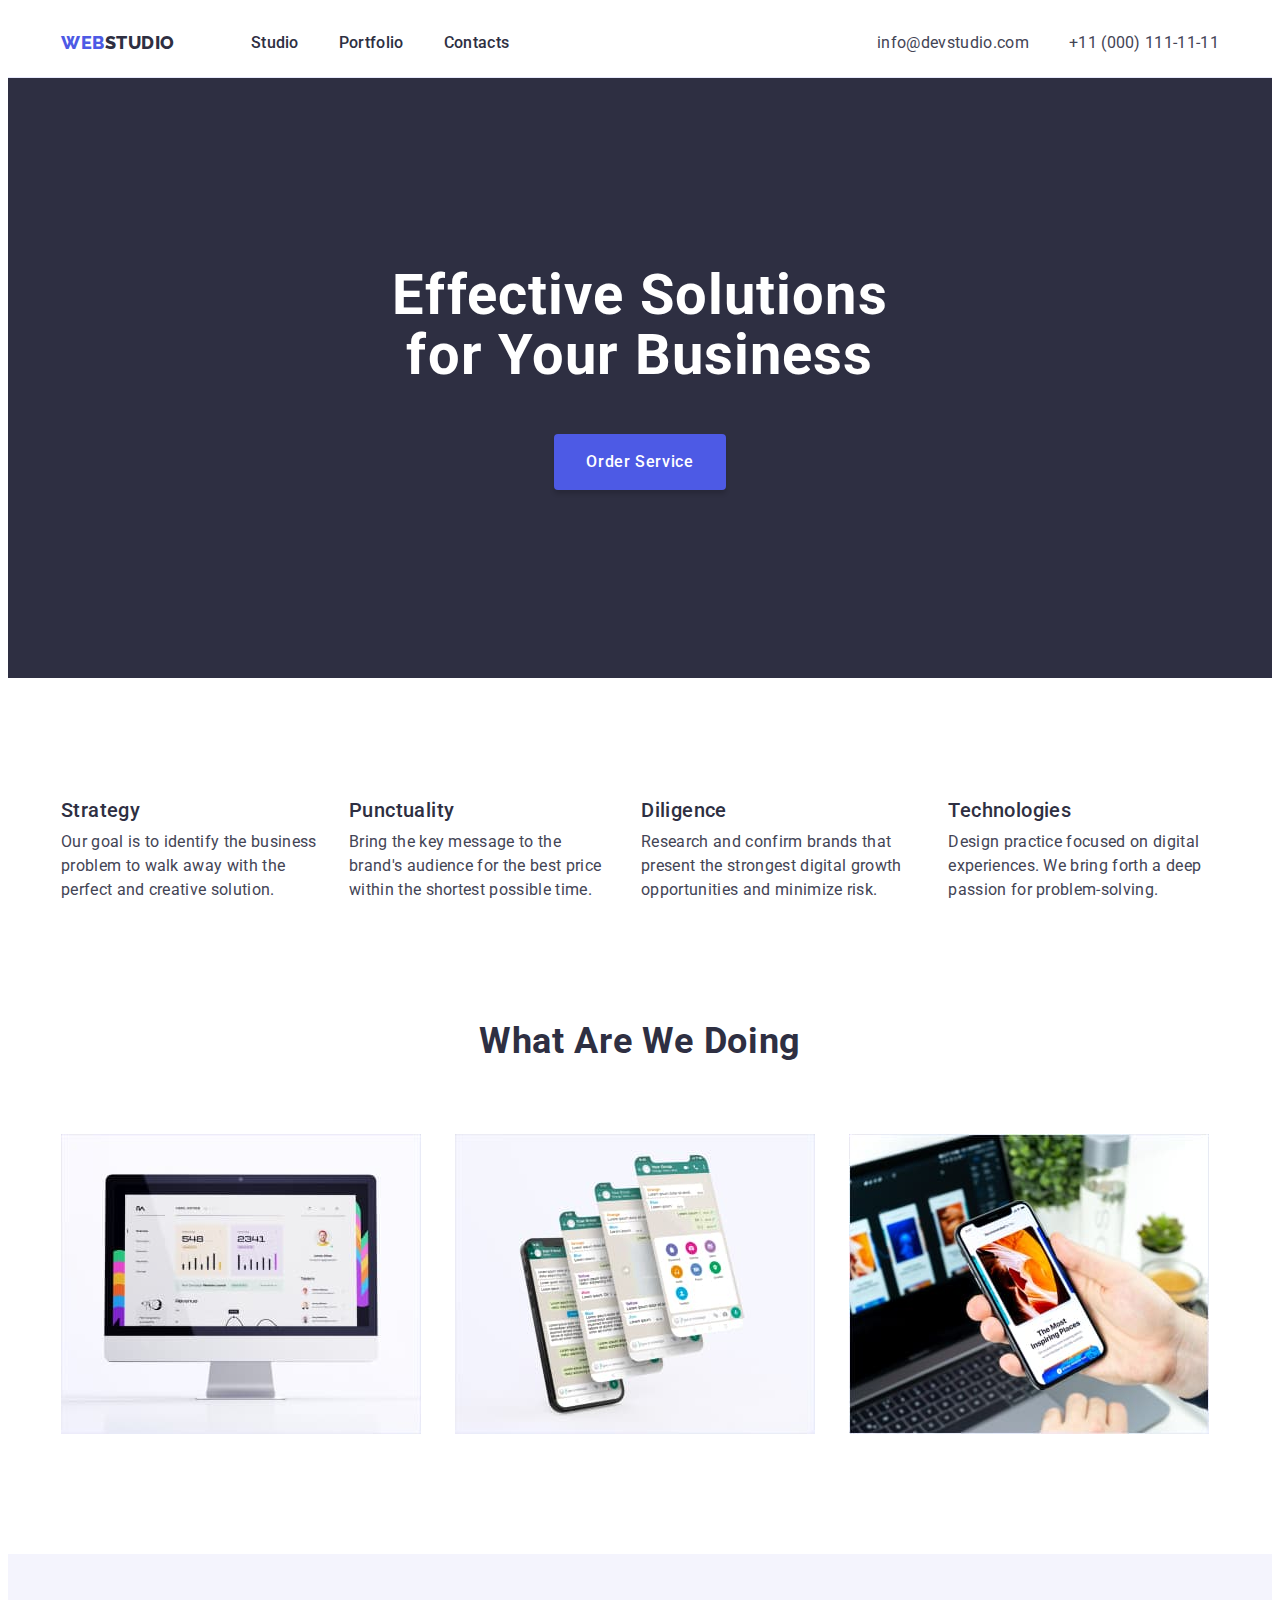
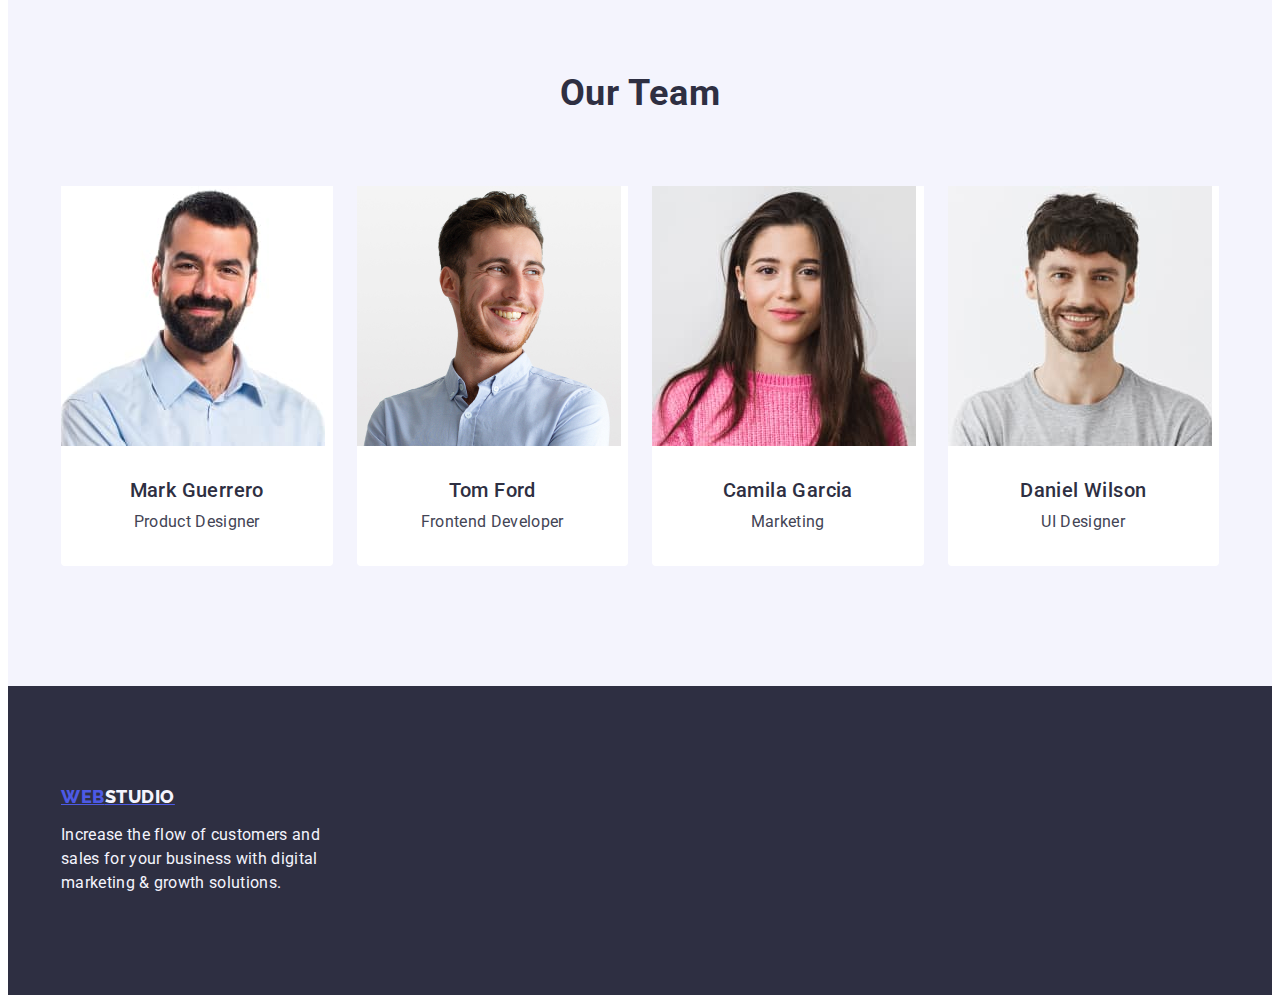
<file: index.html>
<!DOCTYPE html>
<html lang="en">
<head>
    <meta charset="UTF-8">
    <meta http-equiv="X-UA-Compatible" content="IE=edge">
    <meta name="viewport" content="width=device-width, initial-scale=1.0">
    <title>Document</title>
    <link rel="preconnect" href="https://fonts.googleapis.com">
    <link rel="preconnect" href="https://fonts.gstatic.com" crossorigin>
    <link href="https://fonts.googleapis.com/css2?family=Raleway:wght@800&family=Roboto:wght@400;500;700;900&display=swap"
        rel="stylesheet">
    <link rel="stylesheet" href="https://cdnjs.cloudflare.com/ajax/libs/modern-normalize/2.0.0/modern-normalize.min.css"
        integrity="sha512-4xo8blKMVCiXpTaLzQSLSw3KFOVPWhm/TRtuPVc4WG6kUgjH6J03IBuG7JZPkcWMxJ5huwaBpOpnwYElP/m6wg=="
        crossorigin="anonymous" referrerpolicy="no-referrer" />
    <link rel="stylesheet" href="./css/styles.css">
</head>
<body>
<header class="main-header">
    <div class="container header-container">
        <nav class="navigation">
            <a class="logo-link link" href="./index.html">Web<span class="logo-color">Studio</span></a>
        <ul class="menu-list list">
            <li class="menu-item">
                <a class="menu-link link" href="./index.html">Studio</a>
            </li>
            <li class="menu-item">
                <a class="menu-link link" href="./portfolio.html">Portfolio</a>
            </li>
            <li class="menu-item">
                <a class="menu-link link" href="">Contacts</a>
            </li>
        </ul>
        </nav>
    <address class="contact">
        <ul class="address-list list">
            <li class="address-item">
                <a class="contact-link link" href="mailto:info@devstudio.com">info@devstudio.com</a>

            </li>
            <li class="address-item">
                <a class="contact-link link" href="tel:+110001111111">+11 (000) 111-11-11</a>

            </li>
        </ul>

    </address>
    </div>
</header>
<main class="main">
    <section class="hero-section">
        <div class="container">
        <h1 class="hero-title">Effective Solutions for Your Business</h1>
        <button class="hero-button btn" type="button">Order Service</button>
        </div>
    </section>
    <section class="secondary-section ">
        <div class="container secondary-section-wrap">
        <h2 class="visually-hidden" >Our benefits</h2>
        <ul class="list-secondary list">
            <li class="secondary-item-list">
                <h3 class="secondary-title">Strategy</h3>
                <p class="secondary-text">Our goal is to identify the business problem to walk away with the perfect and creative solution.</p>
            </li>
            <li class="secondary-item-list">
                <h3 class="secondary-title">Punctuality</h3>
                <p class="secondary-text">Bring the key message to the brand's audience for the best price within the shortest possible time.</p>
            </li>
            <li class="secondary-item-list">
                <h3 class="secondary-title">Diligence</h3>
                <p class="secondary-text">Research and confirm brands that present the strongest digital growth opportunities and minimize risk.</p>
            </li>
            <li class="secondary-item-list">
                <h3 class="secondary-title">Technologies</h3>
                <p class="secondary-text">Design practice focused on digital experiences. We bring forth a deep passion for problem-solving.</p>
            </li>
        </ul>
        </div>
    </section>
    <section class="profile">
        <div class="container profile-wrap">
         <h2 class="title-text">What are we doing</h2>
        <ul class="list-img list">
            <li class="list-profile">
                <img src="./images/img1.jpg" alt="Profile is opened on the monitor for viewing" width="360">
            </li>
            <li class="list-profile">
                <img src="./images/img2.jpg" alt="Chat with correspondence is open on the phone" width="360">
            </li>
            <li class="list-profile">
                <img src="./images/img3.jpg" alt="View site on phone" width="360">
            </li>
        </ul>
        </div>
    </section>
    <section class="team-section">
        <div class="container">
         <h2 class="title-text">Our Team</h2>
        <ul class="list-team list">
            <li class="list-item-team">
                <img src="./images/card1.jpg" alt="man in shirt smiling" width="264">
                <div class="team">
                    <h3 class="secondary-title-team">Mark Guerrero</h3>
                    <p class="secondary-text-team">Product Designer</p>
                </div>
            </li>
            <li class="list-item-team">
                <img src="./images/card2.jpg" alt="a man in a shirt looks away and smiles" width="264">
                <div class="team">
                    <h3 class="secondary-title-team">Tom Ford</h3>
                    <p class="secondary-text-team ">Frontend Developer</p>
                </div>
            </li>
            <li class="list-item-team">
                <img src="./images/card3.jpg" alt="girl in pink sweater and long hair" width="264">
                <div class="team">
                    <h3 class="secondary-title-team">Camila Garcia</h3>
                    <p class="secondary-text-team">Marketing</p>
                </div>
            </li>
            <li class="list-item-team">
                <img src="./images/card4.jpg" alt="smiling man in t-shirt" width="264">
                <div class="team">
                    <h3 class="secondary-title-team">Daniel Wilson</h3>
                    <p class="secondary-text-team">UI Designer</p>
                </div>
            </li>
        </ul>
        </div>
    </section>
    </main>
    <footer class="section-footer">
        <div class="container">
        <a class="logo-link-footer link-footer" href="./index.html">Web<span class="logo-color-footer">Studio</span></a>
        <p class="footer-text">Increase the flow of customers and sales for your business with digital marketing & growth solutions.</p>
        </div>
    </footer>
</body>

</html>
</file>
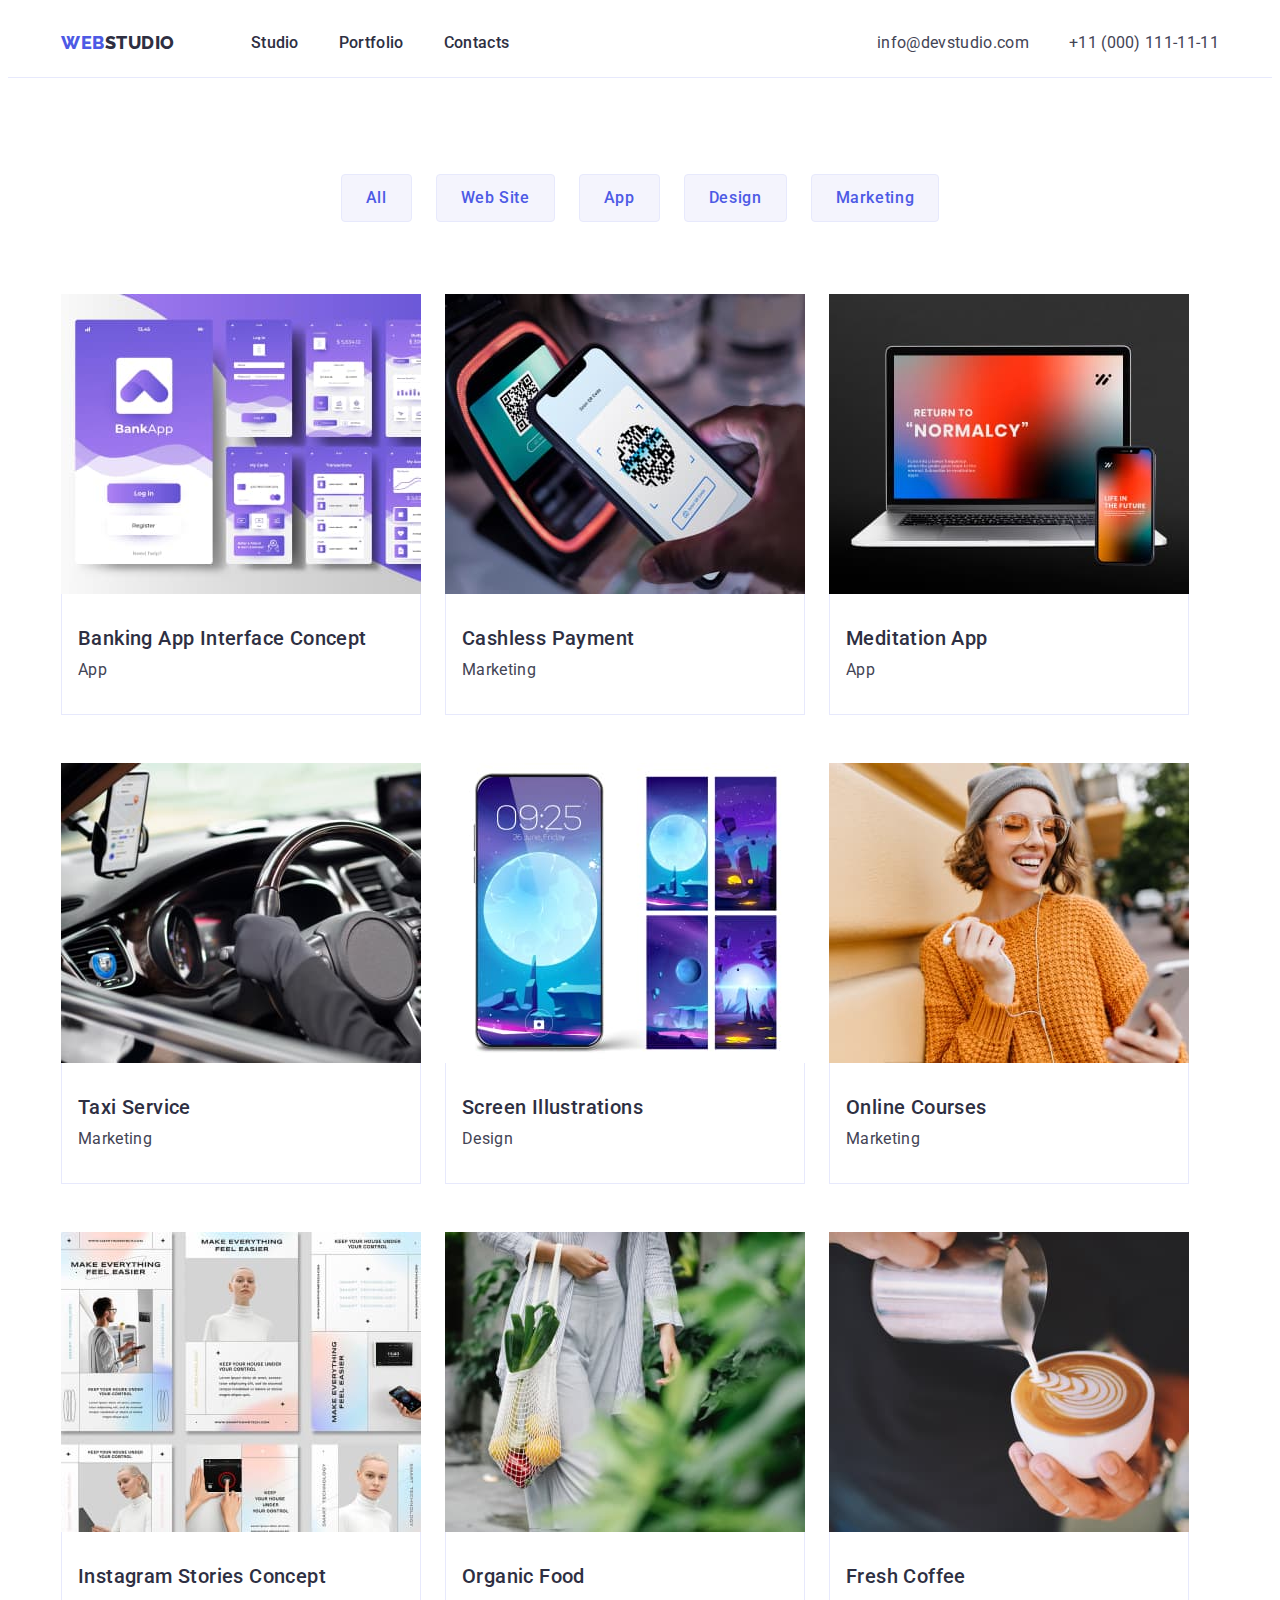
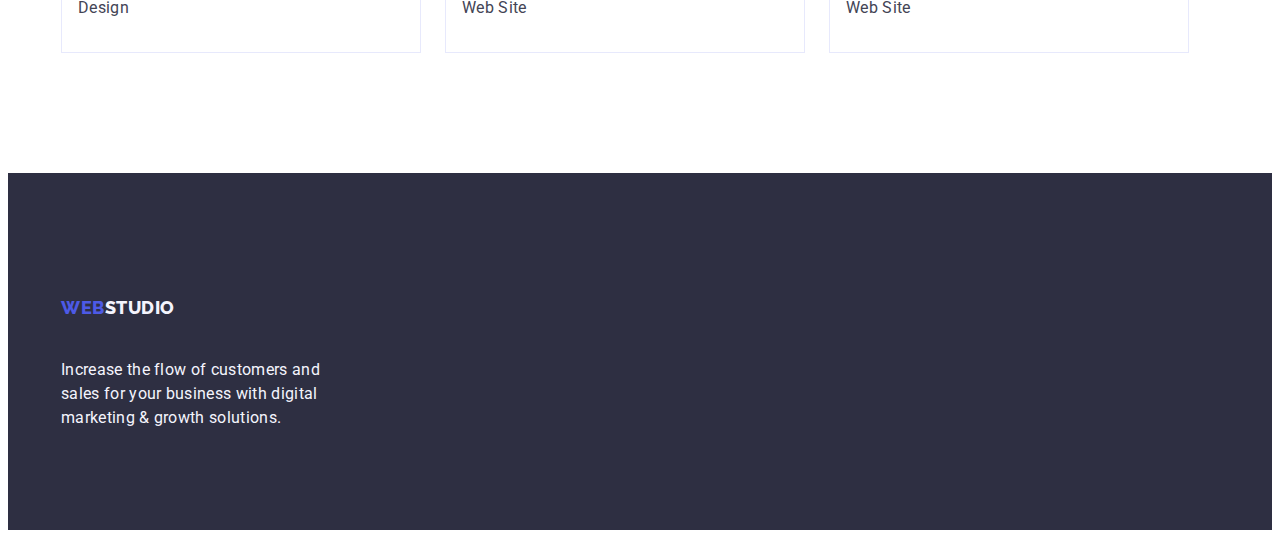
<file: portfolio.html>
<!DOCTYPE html>
<html lang="en">
<head>
    <meta charset="UTF-8">
    <meta http-equiv="X-UA-Compatible" content="IE=edge">
    <meta name="viewport" content="width=device-width, initial-scale=1.0">
    <title>Portfolio</title>
    <link rel="preconnect" href="https://fonts.googleapis.com">
    <link rel="preconnect" href="https://fonts.gstatic.com" crossorigin>
    <link href="https://fonts.googleapis.com/css2?family=Raleway:wght@800&family=Roboto:wght@400;500;700;900&display=swap"
        rel="stylesheet">
    <link rel="stylesheet" href="https://cdnjs.cloudflare.com/ajax/libs/modern-normalize/2.0.0/modern-normalize.min.css"
        integrity="sha512-4xo8blKMVCiXpTaLzQSLSw3KFOVPWhm/TRtuPVc4WG6kUgjH6J03IBuG7JZPkcWMxJ5huwaBpOpnwYElP/m6wg=="
        crossorigin="anonymous" referrerpolicy="no-referrer" />
    <link rel="stylesheet" href="./css/styles.css">
</head>
<body>
<header class="portfolio-header">
    <div class="container header-container">
    <nav class="navigation">
        <a class="logo-link link" href="./index.html">Web<span class="logo-color">Studio</span></a>
        <ul class="menu-list list">
            <li class="menu-item">
                <a class="menu-link link" href="./index.html">Studio</a>
            </li>
            <li class="menu-item">
                <a class="menu-link link" href="./portfolio.html">Portfolio</a>
            </li>
            <li class="menu-item">
                <a class="menu-link link" href="">Contacts</a>
            </li>
        </ul>
    </nav>
    <address class="contact">
        <ul class="address-list list">
            <li class="address-item">
                <a class="contact-link link" href="mailto:info@devstudio.com">info@devstudio.com</a>

            </li>
            <li class="address-item">
                <a class="contact-link link" href="tel:+110001111111">+11 (000) 111-11-11</a>

            </li>
        </ul>

    </address>
    </div>
</header>
<main class="main">
    <section class="gallery-section">
        <div class="container">
        <h1 class="visually-hidden">Button</h1>
        <ul class="btn-list list">
            <li class="btn-item-list">
                <button class="mod-btn btn" type="button">All</button>
            </li>
            <li class="btn-item-list">
                <button class="mod-btn btn" type="button">Web Site</button>
            </li>
            <li class="btn-item-list">
                <button class="mod-btn btn" type="button">App</button>
            </li>
            <li class="btn-item-list">
                <button class="mod-btn btn" type="button">Design</button>
            </li>
            <li class="btn-item-list">
                <button class="mod-btn btn" type="button">Marketing</button>
            </li>
        </ul>
        <ul class="gallery-list list">
            <li class="gallery-item">
                <a class="link gallery-portfolio" href="#">
                <img src="./images/project1.jpg" alt="Banking application" width="360">
                <div class="container-gallery">
                <h2 class="gallery-title">Banking App Interface Concept</h2>
                <p class="gallery-text">App</p>
                </div>
                </a>
            </li>
            <li class="gallery-item">
                <a class="link gallery-portfolio" href="#">
                <img src="./images/project2.jpg" alt="Scan qr code by phone" width="360">
                <div class="container-gallery">
                <h2 class="gallery-title">Cashless Payment</h2>
                <p class="gallery-text">Marketing</p>
                </div>
                </a>
            </li>
            <li class="gallery-item">
                <a class="link gallery-portfolio" href="#">
                <img src="./images/project3.jpg" alt="Sync laptop app with phone" width="360">
                <div class="container-gallery">
                <h2 class="gallery-title">Meditation App</h2>
                <p class="gallery-text">App</p>
                </div>
                </a>
            </li>
            <li class="gallery-item">
                <a class="link gallery-portfolio" href="#">
                <img src="./images/project4.jpg" alt="Driving driver navigation" width="360">
                <div class="container-gallery">
                <h2 class="gallery-title">Taxi Service</h2>
                <p class="gallery-text">Marketing</p>
                </div>
                </a>
            </li>
            <li class="gallery-item">
                <a class="link gallery-portfolio" href="#">
                <img src="./images/project5.jpg" alt="Wallpaper for phone" width="360">
                <div class="container-gallery">
                <h2 class="gallery-title">Screen Illustrations</h2>
                <p class="gallery-text">Design</p>
                </div>
                </a>
            </li>
            <li class="gallery-item">
                <a class="link gallery-portfolio" href="#">
                <img src="./images/project6.jpg" alt="Girl talking through video call" width="360">
                <div class="container-gallery">
                <h2 class="gallery-title">Online Courses</h2>
                <p class="gallery-text">Marketing</p>
                </div>
                </a>
            </li>
            <li class="gallery-item">
                <a class="link gallery-portfolio" href="#">
                <img src="./images/project7.jpg" alt="Application instructions" width="360">
                <div class="container-gallery">
                <h2 class="gallery-title">Instagram Stories Concept</h2>
                <p class="gallery-text">Design</p>
                </div>
                </a>
            </li>
            <li class="gallery-item">
                <a class="link gallery-portfolio" href="#">
                <img src="./images/project8.jpg" alt="Girl carries vegetables in a bag" width="360">
                <div class="container-gallery">
                <h2 class="gallery-title">Organic Food</h2>
                <p class="gallery-text">Web Site</p>
                </div>
                </a>
            </li>
            <li class="gallery-item">
                <a class="link gallery-portfolio" href="#">
                <img src="./images/project9.jpg" alt="Barista pouring milk into coffee" width="360">
                <div class="container-gallery">
                <h2 class="gallery-title">Fresh Coffee</h2>
                <p class="gallery-text">Web Site</p>
                </div>
                </a>
            </li>
        </ul>
        </div>
    </section>
</main>
<footer class="section-footer">
    <div class="container">
    <a class="logo-link-footer link" href="./index.html">Web<span class="logo-color-footer">Studio</span></a>
    <p class="footer-text">Increase the flow of customers and sales for your business with digital marketing & growth solutions.</p>
    </div>
</footer>
</body>
</html>
</file>
<file: css/styles.css>
body {
    font-family: Roboto, sans-serif;
    font-style: normal;
    font-weight: 400;
    font-size: 16px;
    line-height: 1.5;
    color: var(--primery-color);
    background-color: var(--light-color);
}

:root {
    --primery-color: #434455;
    --title-color: #2E2F42;
    --secondary-color: #4D5AE5;
    --link-color: #404BBF;
    --light-color: #FFFFFF;
    --secondary-light-color: #F4F4FD;
}

p, 
h1, 
h2, 
h3 {
    margin: 0;
}

ul {
    margin: 0;
    padding: 0;
}

img {
    display: block;
}

.container {
    width: 1158px;
    padding-left: 15px;
    padding-right: 15px;
    margin: 0 auto;

}

.list {
    list-style: none;

}

.link {
    text-decoration: none;
    padding-top: 24px;
    padding-bottom: 24px;
}

/* *----------------------HEADER-INDEX------------------* */

.main-header {
    border-bottom: 1px solid #e7e9fc
    
}

.navigation {
    display: flex;
    align-items: center;
}

.header-container {
    display: flex;
    align-items: center;
}

.menu-list {
    display: flex;
    gap: 40px;

}

.address-list {
    display: flex;
    gap: 40px;
}

.logo-link {
    font-family: 'Raleway', sans-serif;
    font-weight: 800;
    font-size: 18px;
    line-height: 1.17;
    display: flex;
    align-items: center;
    letter-spacing: 0.03em;
    text-transform: uppercase;
    color: var(--secondary-color);
    margin-right: 76px;

}
.logo-color {
    color: var(--title-color);
}

.menu-link:hover {
    color: var(--link-color);
}

.menu-link:focus {
    color: var(--link-color);
}

.contact {
    font-style: normal;
    display: flex;
    align-items: center;
    margin-left: auto;

}
.contact-link {
    letter-spacing: 0.02em;
    color: var(--primery-color);
}

.contact-link:hover,
.contact-link:focus {
    color: var(--link-color);
}

.logo-link:hover, logo-link:focus {
    color: var(--link-color);
}

.menu-list {
    font-weight: 500;
    line-height: 1.5;
    letter-spacing: 0.02em;
}

.menu-link {
    color: var(--title-color);
}

/* -------------------HERO SECTION--------------------- */

.hero-section {
    background-color: var(--title-color);
    padding-top: 188px;
    padding-bottom: 188px;
}

.btn {
    cursor: pointer;
}

.btn:hover, btn:focus {
    color: var(--light-color);
    background-color: var(--link-color);
}

.btn:focus {
    color: var(--light-color);
    background-color: var(--link-color);
}

.hero-button {
    font-family: 'Roboto', sans-serif;
    font-style: normal;
    font-weight: 500;
    font-size: 16px;
    line-height: 1.5;
    display: flex;
    align-items: center;
    letter-spacing: 0.04em;
    color: var(--light-color);
    background-color: var(--secondary-color);
    box-shadow: 0px 4px 4px rgba(0, 0, 0, 0.15);
    border-radius: 4px;
    min-width: 169px;
    height: 56px;
    display: block;
    margin: 0 auto;
    border: none;
    padding: 16px 32px 16px 32px;
    
}

.hero-title {
    font-weight: 700;
    font-size: 56px;
    line-height: 1.07;
    text-align: center;
    letter-spacing: 0.02em;
    color: var(--light-color);
    background-color: var(--title-color);
    margin: 0 auto;
    max-width: 496px;
    margin-bottom: 48px;
    
    
}

/*  -----------------SECONDARY-SECTION----------------- */
.visually-hidden {
    position: absolute;
    width: 1px;
    height: 1px;
    margin: -1px;
    border: 0;
    padding: 0;
    white-space: nowrap;
    clip-path: inset(100%);
    clip: rect(0 0 0 0);
    overflow: hidden;
}

.secondary-section {
    padding-top: 120px;
    padding-bottom: 120px;
 
}

.title-text {
    font-weight: 700;
    font-size: 36px;
    line-height: 1.11;
    text-align: center;
    letter-spacing: 0.02em;
    text-transform: capitalize;
    color: var(--title-color);
    margin: 0 auto;
    margin-bottom: 72px;

}

.list-secondary {
    display: flex;
    gap: 24px;

}

.secondary-item-list {
    gap: 24px;
}

.secondary-title {
    font-weight: 500;
    font-size: 20px;
    line-height: 1.2;
    letter-spacing: 0.02em;
    color: var(--title-color);
    display: flex;
    margin-bottom: 8px;
    
}

.secondary-text {
    letter-spacing: 0.02em;
    color: var(--primery-color);
    display: flex;
    min-width: 264px;
    width: calc((100% - 72px) / 4);
    gap: 24px;
    
}

/* -----------------------SECTION-PROFILE---------------------- */

.profile {
    padding-top: 0px;
    padding-bottom: 120px;
}



.list-img {
    display: flex;
    gap: 24px;

}

.list-profile {
    
    min-width: 360px;
    display: flex;
    width: calc((100% - 48px) / 3);

}

/* -----------------------TEAM-SECTION---------------------- */

.team-section {
    background-color: var(--secondary-light-color);
    padding-top: 120px;
    padding-bottom: 120px;
}

.list-team {
    display: flex;
    gap: 24px;

}

.team {
    
    padding: 32px 16px;
 
}

.list-item-team {
    background-color: var(--light-color);
    width: calc((100% - 72px) / 4);
    text-align: center;
    border-radius: 0px 0px 4px 4px;
}

.secondary-title-team {
    font-weight: 500;
    font-size: 20px;
    line-height: 1.2;
    letter-spacing: 0.02em;
    color: var(--title-color);
    text-align: center;
    margin: 0 auto;
    margin-bottom: 8px;

}

.secondary-text-team {
    letter-spacing: 0.02em;
    color: var(--primery-color);
    text-align: center;

}

/* --------------INDEX-SECTION-FOOTER-------------- */

.logo-link-footer {
    margin-bottom: 17.5px;
    
}

.section-footer {
    letter-spacing: 0.02em;
    color: var(--secondary-light-color);
    background-color: var(--title-color);
    padding: 100px 0;
}

.logo-link-footer {
    font-family: 'Raleway', sans-serif;
    font-style: normal;
    font-weight: 800;
    font-size: 18px;
    line-height: 1.17;
    display: inline-block;
    align-items: center;
    letter-spacing: 0.03em;
    text-transform: uppercase;
    color: var(--secondary-color);
    margin-bottom: 16px;
}

.logo-color-footer {
    color: var(--secondary-light-color);
}

.footer-text {
    max-width: 264px;
}

/* --------------PORTFOLIO HEADER--------------- */

.portfolio-header {
    border-bottom: 1px solid #e7e9fc
}

/* --------------PORTFOLIO GALERY-SECTION--------------- */

.gallery-section {

    padding-top: 96px;
    padding-bottom: 120px;

}

.btn-list {
    display: flex;
    justify-content: center;
    align-items: center;
    gap: 24px;
    margin-bottom: 72px;
}

.mod-btn:hover,
.mod-btn:focus {
    border: 1px solid transparent
}


.gallery-list {

    display: flex;
    flex-wrap: wrap;

    gap: 48px 24px;

}

.gallery-portfolio {
    width: calc((100% - 48px) / 3);
}


.container-gallery {
    padding: 32px 16px;
    border: 1px solid #e7e9fc;
    border-top: none;
}



.gallery-title {
    margin-bottom: 8px;

}


.mod-btn {
    font-family: 'Roboto', sans-serif;
    font-style: normal;
    font-weight: 500;
    font-size: 16px;
    line-height: 1.5;
    display: flex;
    align-items: center;
    text-align: center;
    letter-spacing: 0.04em;
    border-radius: 4px;
    color: var(--secondary-color);
    background-color: var(--secondary-light-color);
    min-width: 69px;
    height: 48px;
    padding: 12px 24px 12px 24px;
    border: 1px solid #E7E9FC;
    gap: 24px;
}

.gallery-title {
    font-weight: 500;
    font-size: 20px;
    line-height: 1.2;
    letter-spacing: 0.02em;
    color: var(--title-color);
}

.gallery-text {
    font-size: 16px;
    line-height: 1.5;
    letter-spacing: 0.02em;
    color: var(--primery-color);
}
</file>
